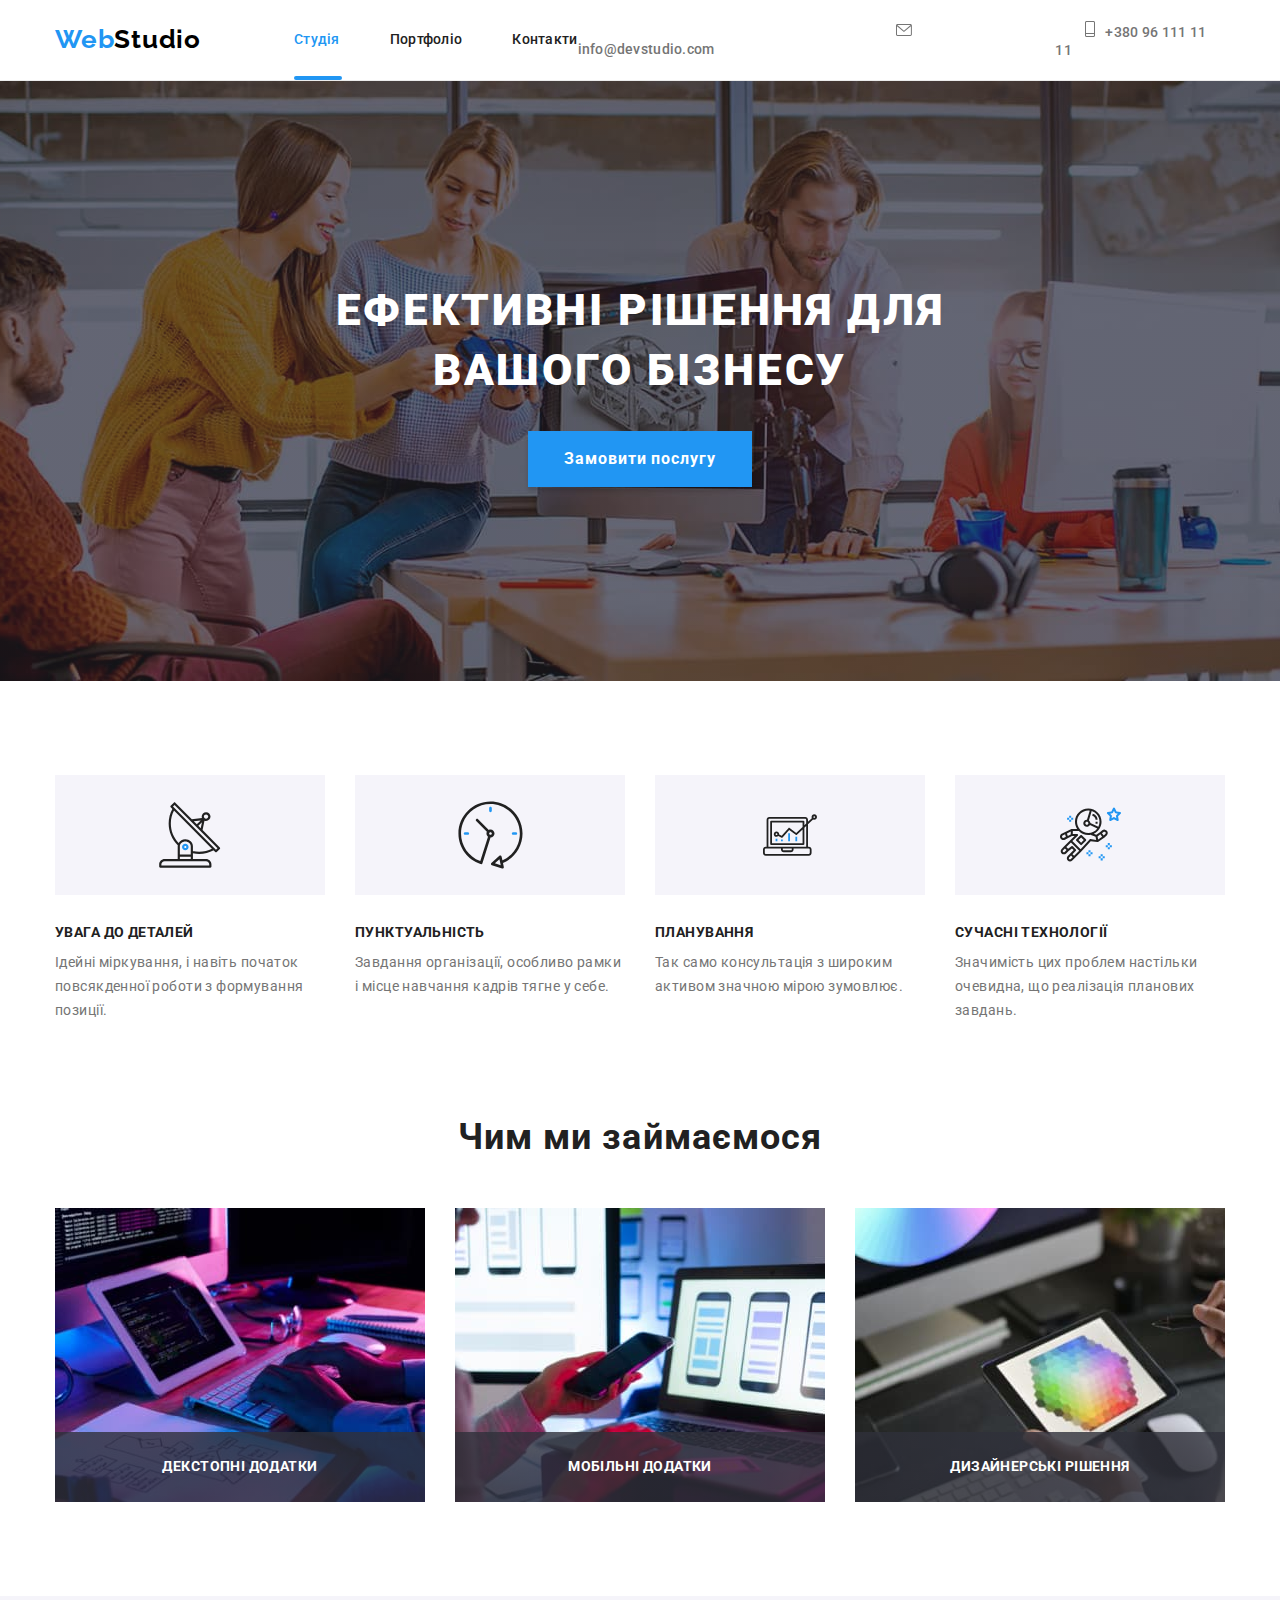
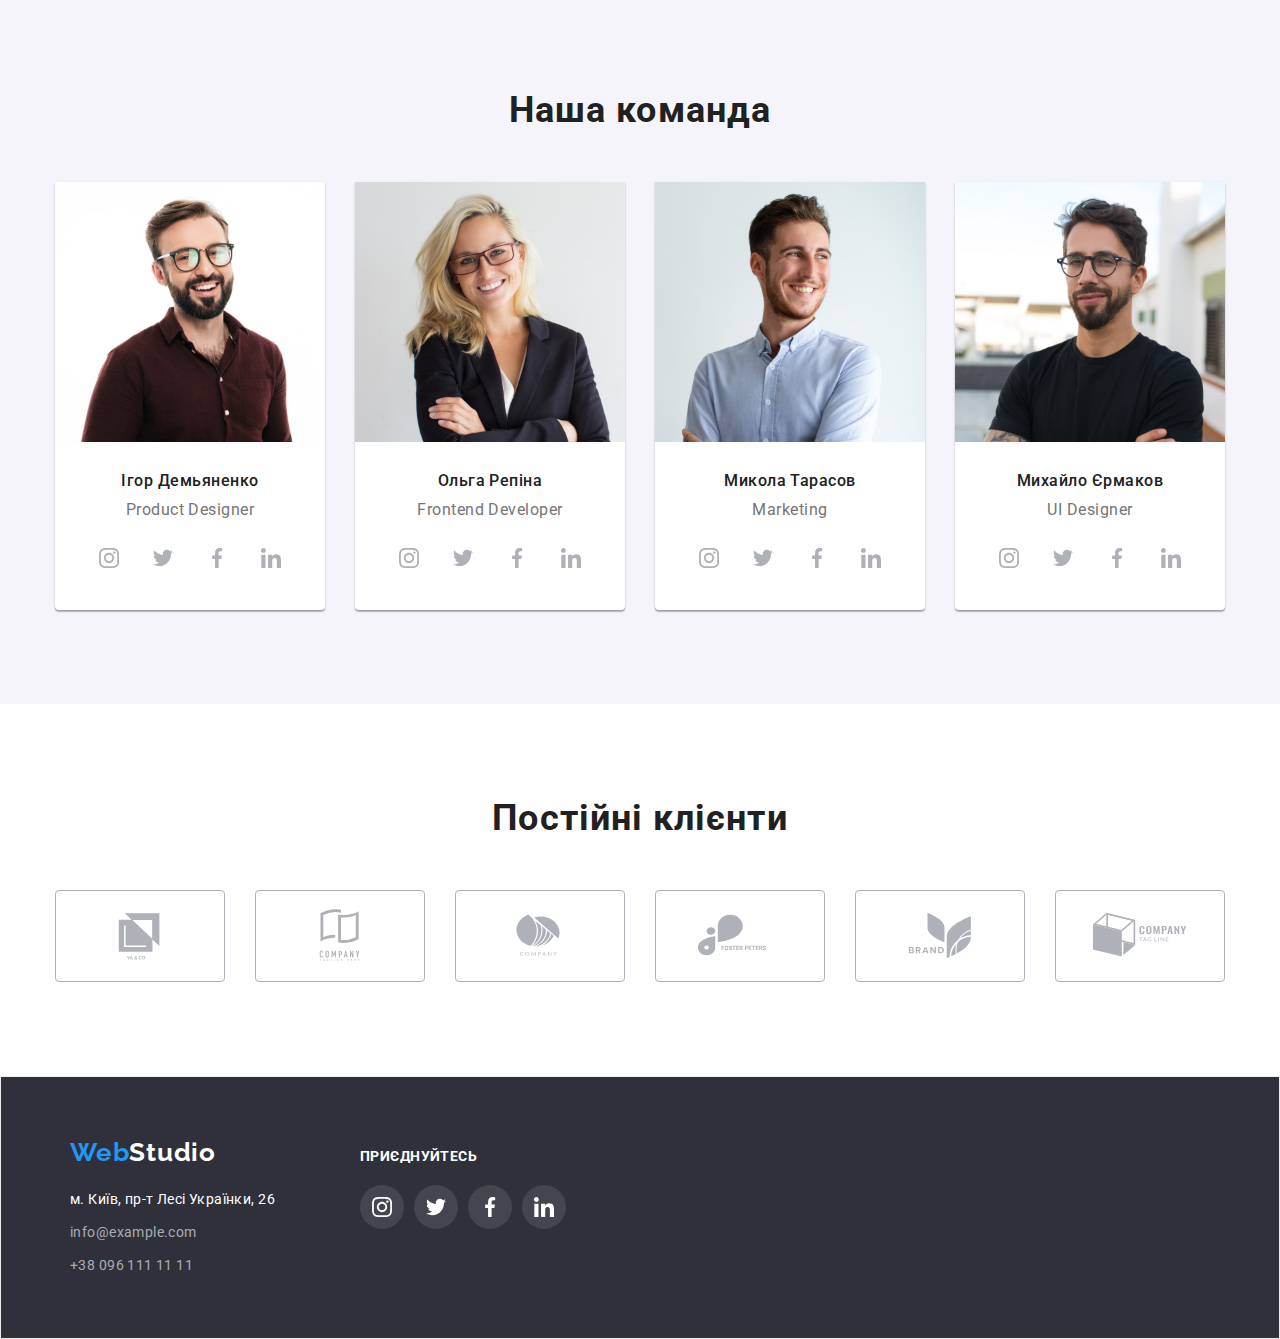
<file: index.html>
<!DOCTYPE html>
<html lang="uk">
<head>
    <meta charset="UTF-8">
    <meta http-equiv="X-UA-Compatible" content="IE=edge">
    <meta name="viewport" content="width=>, initial-scale=1.0">
    <title>WebStudio</title>
    <link rel="preconnect" href="https://fonts.googleapis.com">
<link rel="preconnect" href="https://fonts.gstatic.com" crossorigin>
<link href="https://fonts.googleapis.com/css2?family=Raleway:wght@700&family=Roboto:wght@400;500;700;900&display=swap" rel="stylesheet">
<link rel="stylesheet" href="https://cdnjs.cloudflare.com/ajax/libs/modern-normalize/1.1.0/modern-normalize.min.css" />
<link rel="stylesheet" href="./css/styles.css" />
    
</head>
<body>
    <header class="page-header"> 
<div class="container flex">
    <nav class="header-nav">
<a class="logo link" href="" target="_blank" title="Головна сторінка"><span class="logo-type">Web</span>Studio</a>
 <ul class="site-nav list">
     <li class="site-nav-item "><a class="element link current up-text" href="./index.html">Студія</a></li>
     <li class="site-nav-item"><a class="menu-link link" href="./portfolio.html">Портфоліо</a></li>
     <li><a class="menu-item link" href="./contacts.html">Контакти</a></li>
 </ul>
 </nav>
 <ul class="auth-nav flex list">
<li><a class="e-mail link" href="malito:info@devstudio.com"><svg class="email-icon" width="16px" height="12px"><use href="./images/icons.svg#icon-envelope"></use></svg>info@devstudio.com</a></li>
<li><a class="tel link" href="+380961111111"><svg class="tel-icon" width="10px" height="16px"><use href="./images/icons.svg#icon-tel"></use></svg>+380 96 111 11 11</a></li>
 </ul>
 </div>
</header>
<main> 
    <section class="hero section">
    <div class="container">
        <h1 class="hero-title">Ефективні рішення для <br>вашого бізнесу</h1>
    <button data-modal-open class="hero-btn list" type="button" > Замовити послугу</button>
    </div>
</section>
<section class="section">
    <div class="container">
    <h2 class="visually-hidden">Переваги</h2>
<ul class="benefits list">
    <li class="benefits-item">
        <div class="box-icon"> 
            <svg class="antenna-icon" width="65.32px" height="70px"><use href="./images/icons.svg#icon-antenna"></use></svg>
        </div>
        <h3 class="list-title">Увага до деталей</h3>
        <p class="list-item">Ідейні міркування, і навіть початок повсякденної роботи з формування позиції.</p>
    </li>
    <li class="benefits-item">
        <div class="box-icon">
            <svg class="clock-icon" width="67px" height="70px"><use href="./images/icons.svg#icon-clock"></use></svg>
        </div>
        <h3 class="list-title">Пунктуальність</h3> 
        <p  class="list-item">Завдання організації, особливо рамки і місце навчання кадрів тягне у себе.</p>
    </li>
    <li class="benefits-item">
        <div class="box-icon">
            <svg class="diagram-icon" width="70px" height="54px"><use href="./images/icons.svg#icon-diagram"></use></svg>
        </div>
        <h3 class="list-title">Планування</h3>
        <p  class="list-item">Так само консультація з широким активом значною мірою зумовлює.</p>
    </li>
    <li class="benefits-item"> 
        <div class="box-icon">
            <svg class="icon-astronaut" width="71px" height="61px" ><use href="./images/icons.svg#icon-astronaut"></use></svg>
        </div>
        <h3 class="list-title">Сучасні технології</h3>
        <p  class="list-item">Значимість цих проблем настільки очевидна, що реалізація планових завдань.</p>
    </li>
</ul>
    </div>
</section>
<section class="section padding">
    <div class="container">
    <h2 class="photo-title">Чим ми займаємося</h2>
    <ul class="photo list">
           <li class="photo-item"><img  width="370" src="images/image1.jpg" alt="Робочий стіл" height="294">
        <div class="photo-box"><p class="photo-text">ДЕКСТОПНІ ДОДАТКИ</p></div>
        </li>
           <li class="photo-item"><img  width="370" src="images/image2.jpg" alt="Робочий стіл" height="294">
        <div class="photo-box"><p class="photo-text">МОБІЛЬНІ ДОДАТКИ</p></div>
        </li> 
           <li class="photo-item"><img  width="370" src="images/image3.jpg" alt="Робочий стіл" height="294">
        <div class="photo-box"><p class="photo-text">ДИЗАЙНЕРСЬКІ РІШЕННЯ</p></div>
        </li>
    </ul>
    </div>
</section>
<section class="section workers">
    <div class="container ">
  <h2 class="section-title">Наша команда</h2>
  <ul class="workers list">
   <li class="team-item">
        <div class="team"><img src="images/worker1.jpg" alt="Наш працівник" width="270" height="260">
        <div class="about-workers"><h3 class="item-title">Ігор Демьяненко</h3>
        <p class="item-text">Product Designer</p>
        <ul class="workers-soc list">
            <li><a href="" class="worker-link link"><svg class="worker-icon" width="20px" height="20px">
                <use href="./images/icons.svg#icon-instagram"></use></svg></a></li>
            <li><a href="" class="worker-link link"> <svg class="worker-icon" width="20px" height="20px">
                <use href="./images/icons.svg#icon-twitter"></use></svg></a></li>
            <li><a href="" class="worker-link link"><svg class="worker-icon" width="20px" height="20px"><use href="./images/icons.svg#icon-facebook"></use></svg></a></li>
            <li><a href="" class="worker-link link"><svg class="worker-icon" width="20px" height="20px">
                <use href="./images/icons.svg#icon-linkedin"></use></svg></a></li>
        </ul>
    </div>
    </div>
    </li>
    <li class="team-item"><div class="team">
        <img src="images/worker2.jpg" alt="Наш працівник" width="270" height="260">
        <div class="about-workers"><h3 class="item-title">Ольга Репіна</h3>
        <p class="item-text">Frontend Developer</p>
         <ul class="workers-soc list ">
            <li><a href="" class="worker-link link"><svg class="worker-icon" width="20px" height="20px"><use href="./images/icons.svg#icon-instagram"></use></svg></a></li>
            <li><a href="" class="worker-link link"><svg class="worker-icon" width="20px" height="20px"><use href="./images/icons.svg#icon-twitter"></use></svg></a></li>
            <li><a href="" class="worker-link link"> <svg class="worker-icon" width="20px" height="20px">
                <use href="./images/icons.svg#icon-facebook"></use></svg></a></li>
            <li><a href="" class="worker-link link"><svg class="worker-icon" width="20px" height="20px"><use href="./images/icons.svg#icon-linkedin"></use></svg></a></li>
         </ul>
     </div>
    </div>
    </li>
    <li class="team-item"><div class="team">
        <img src="images/worker3.jpg" alt="Наш працівник" width="270" height="260">
       <div class="about-workers"><h3 class="item-title">Микола Тарасов</h3>
        <p class="item-text">Marketing</p>
        <ul class="workers-soc list">
            <li><a href="" class="worker-link link"><svg class="worker-icon" width="20px" height="20px">
                <use href="./images/icons.svg#icon-instagram"></use></svg></a></li>
            <li><a href="" class="worker-link link"> <svg class="worker-icon" width="20px" height="20px">
                <use href="./images/icons.svg#icon-twitter"></use></svg></a></li>
            <li><a href="" class="worker-link link"> <svg class="worker-icon" width="20px" height="20px">
                <use href="./images/icons.svg#icon-facebook"></use></svg></a></li>
            <li><a href=""  class="worker-link link"><svg class="worker-icon" width="20px" height="20px">
                <use href="./images/icons.svg#icon-linkedin"></use></svg></a></li>
        </ul>
      </div>
    </div>
    </li>
    <li class="team-item"><div class="team">
        <img src="images/worker4.jpg" alt="Наш працівник" width="270" height="260">
       <div class="about-workers"><h3 class="item-title">Михайло Єрмаков</h3>
        <p class="item-text">UI Designer</p>
        <ul class="workers-soc list">
            <li><a href="" class="worker-link link"><svg class="worker-icon" width="20px" height="20px">
                <use href="./images/icons.svg#icon-instagram"></use></svg></a></li>
            <li><a href="" class="worker-link link"> <svg class="worker-icon" width="20px" height="20px">
                <use href="./images/icons.svg#icon-twitter"></use></svg></a></li>
            <li><a href="" class="worker-link link"><svg class="worker-icon" width="20px" height="20px">
                <use href="./images/icons.svg#icon-facebook"></use></svg></a></li>
            <li><a href="" class="worker-link link"><svg class="worker-icon" width="20px" height="20px">
                <use href="./images/icons.svg#icon-linkedin"></use></svg></a></li>
        </ul>
     </div>
    </div>
    </li>
  </ul>
    </div>
</section>
<section class="section">
    <div class="container">
<h2 class="section-title">Постійні клієнти</h2>
<ul class="clients list">
    <li class="clients-box"><a class="clients-link" href=""><svg class="clients-icon" width="106px" height="60px"><use href="./images/icons.svg#icon-company1"></use></svg></a></li>
    <li class="clients-box"><a class="clients-link" href=""><svg class="clients-icon" width="106px" height="60px"><use href="./images/icons.svg#icon-company2"></use></svg></a></li>
    <li class="clients-box"><a class="clients-link" href=""><svg class="clients-icon" width="106px" height="60px"><use href="./images/icons.svg#icon-company3"></use></svg></a></li>
    <li class="clients-box"><a class="clients-link" href=""><svg class="clients-icon" width="106px" height="60px"><use href="./images/icons.svg#icon-company4"></use></svg></a></li>
    <li class="clients-box"><a class="clients-link" href=""><svg class="clients-icon" width="106px" height="60px"><use href="./images/icons.svg#icon-company5"></use></svg></a></li>
    <li class="clients-box"><a class="clients-link" href=""><svg class="clients-icon" width="106px" height="60px"><use href="./images/icons.svg#icon-company6"></use></svg></a></li>
</ul>
    </div>
</section>
</main>
<footer class="sidebar"><div class="footer-box flex container">
    <div class="container box">
       <a class="footer-logo link" href="" title="Головна сторінка" ><span class="logo-part">Web</span>Studio</a>
        <address >
        <ul class="list">
            <li><a class="adress link" href="https://bit.ly/3pXMvUd" target="_blank" rel="noopener noreferrer">м. Київ, пр-т
                    Лесі Українки, 26</a> </li>
            <li><a class=" e-mail-footer link" href="mailto:info@devstudio.com">info@example.com</a> </li>
            <li><a class="tel-footer link" href="tel:+380961111111">+38 096 111 11 11</a> </li>
        </ul>
        </address>
</div>
<div class="soc-box">
  <h3 class="footer-title">ПРИЄДНУЙТЕСЬ</h3>
  <ul class="footer-soc list link" >
    <li>
        <a href="" class="soc-link">
            <svg class="soc-icon" width="20px" height="20px">
                <use href="./images/icons.svg#icon-instagram"></use>
            </svg>
        </a>
    </li>
    <li>
        <a href="" class="soc-link">
            <svg class="soc-icon" width="20px" height="20px">
                <use href="./images/icons.svg#icon-twitter"></use>
            </svg>
        </a>
    </li>
    <li>
        <a href="" class="soc-link">
            <svg class="soc-icon" width="20px" height="20px">
                <use href="./images/icons.svg#icon-facebook"></use>
            </svg>
        </a>
    </li>
    <li>
        <a href="" class="soc-link">
            <svg class="soc-icon" width="20px" height="20px">
                <use href="./images/icons.svg#icon-linkedin"></use>
            </svg>
        </a>
    </li>
  </ul>
</div>
</div>
</footer>
    <div class="backdrop is-hidden" data-modal>
    <div class="modal">
        <button  type="button" class="close-btn" data-modal-close>
            <svg clase="close-icon" width="11px" height="11px">
                <use href="./images/icons.svg#icon-vector"></use>
            </svg>
        </button>
    </div>
</div>
<script src="./js/modal.js"></script>
</body>
</html>
</file>
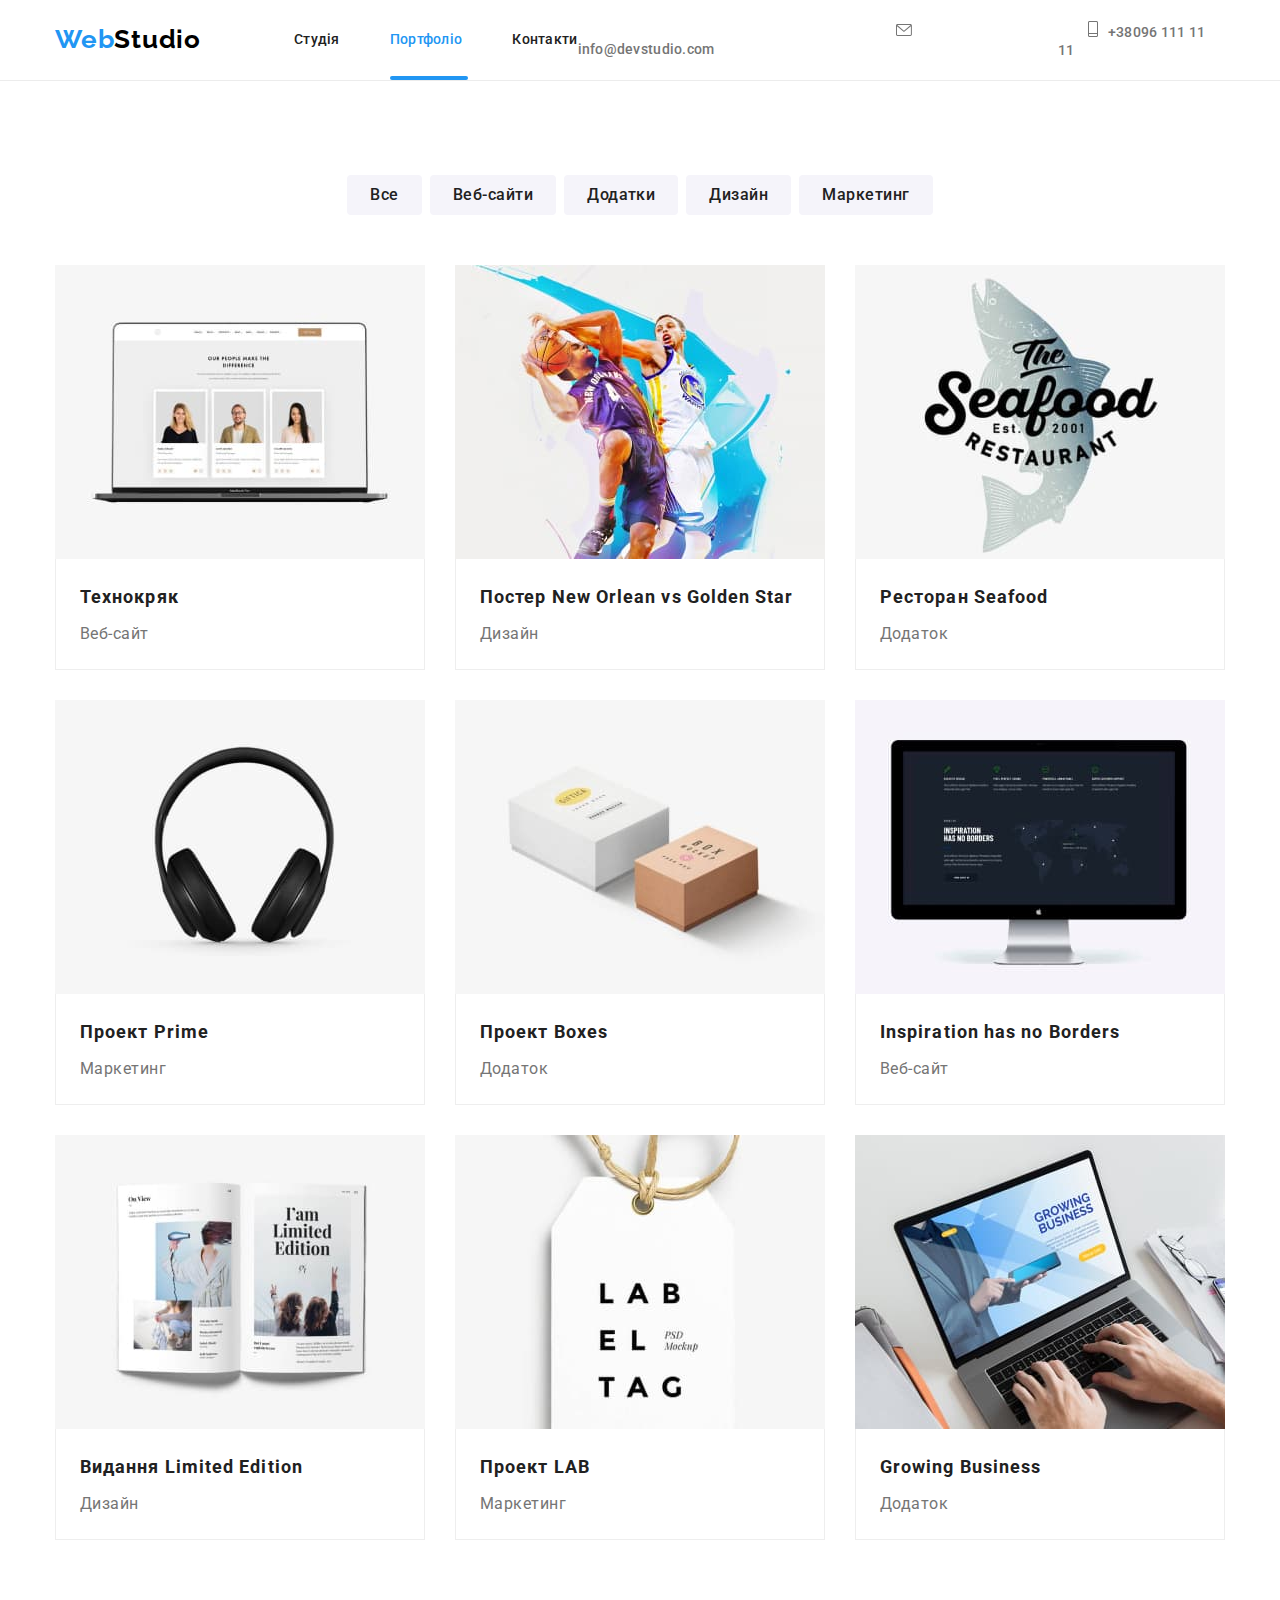
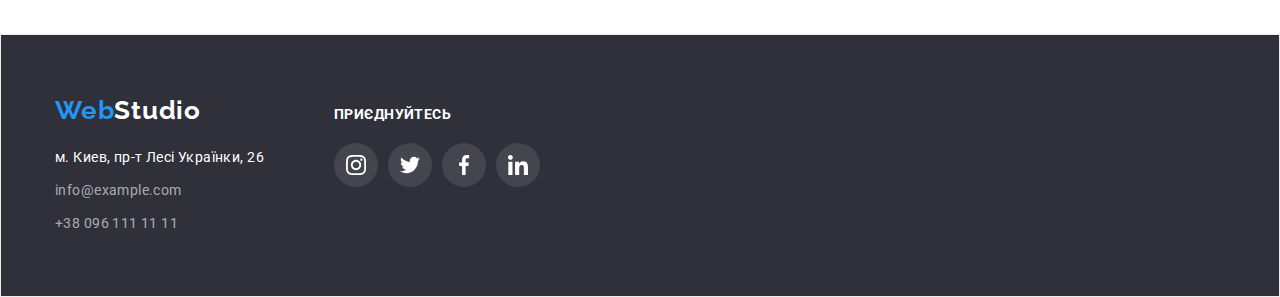
<file: portfolio.html>
<!DOCTYPE html>
<html lang="uk">

<head>
    <meta charset="UTF-8">
    <meta http-equiv="X-UA-Compatible" content="IE=edge">
    <meta name="viewport" content="width=>, initial-scale=1.0">
    <title>Portfolio</title>
    <link rel="preconnect" href="https://fonts.googleapis.com">
    <link rel="preconnect" href="https://fonts.gstatic.com" crossorigin>
    <link href="https://fonts.googleapis.com/css2?family=Raleway:wght@700&family=Roboto:wght@400;500;700;900&display=swap"
        rel="stylesheet">
     <link rel="stylesheet" href="https://cdnjs.cloudflare.com/ajax/libs/modern-normalize/1.1.0/modern-normalize.min.css">
    <link rel="stylesheet" href="./css/styles.css" />
    </head>

<body>
    <header class="page-header">
      <div class="container flex">
         <nav class="header-nav">
            <a class="logo link" href="" target="_blank" title="Головна сторінка"><span class="logo-type">Web</span>Studio</a>
            <ul class="site-nav list">
                <li class="site-nav-item"><a class="element link " href="./index.html">Студія</a></li>
                <li class="site-nav-item"><a class="menu-link link current under-text"  href="./portfolio.html" >Портфоліо</a></li>
                <li><a class="menu-item link" href="" >Контакти</a></li>
            </ul>
         </nav>
           <ul class="auth-nav flex list">
         <li><a class="e-mail  link" href="malito:info@devstudio.com"><svg class="email-icon" width="16px" height="12px">
            <use href="./images/icons.svg#icon-envelope"></use></svg>info@devstudio.com</a></li>
         <li><a class="tel  link" href="+380961111111"><svg class="tel-icon" width="10px" height="16px"><use href="./images/icons.svg#icon-tel"></use></svg>+38096 111 11 11</a></li>
           </ul>
       </div>
    </header>
<main>
    <section class="section">
      <div class="container">
        <h1 class="visually-hidden">Наші проекти</h1>
        <ul class="buttons  list">
            <li>
                <button class="button-item" type="button">Все</button>
            </li>
            <li>
                <button class="button-item" type="button">Веб-сайти</button>
            </li>
            <li>
                <button class="button-item" type="button">Додатки</button>
            </li>
            <li>
                <button class="button-item" type="button">Дизайн</button>
            </li>
            <li>
                <button class="button-item" type="button">Маркетинг</button>
            </li>
        </ul>
            <ul class="projects  list"> 
                <li class="project-item">
                    <div class="project-wrap">
                     <img class="image" src="./images/portfolio1.jpg" alt="Технокряк" width="370" height="404">
                        <p class="about-project">Ресурс пропонує комплексні пропозиції з різним рівнем функціоналу та сервісів. Все це
                            дозволить відвідувачу отримати вичерпні відомості про компанію чи приватну особу.</p>
                    </div>
                    <div class="flex-container"><h2 class="projects-title" >Технокряк</h2>
                    <p class="projects-text">Веб-сайт</p>
                   </div>
                </li>
                <li class="project-item">
                    <div class="project-wrap">
                      <img class="image" src="./images/portfolio2.jpg" alt="Дизайн" width="370" height="404">
                       <p class="about-project">Ресурс пропонує створення оригінального дизайну реклами, презентацій, постерів для бізнесу і приватних осіб.</p>
                    </div>
                   <div class="flex-container"> <h2 class="projects-title" >Постер New Orlean vs Golden Star</h2>
                    <p class="projects-text">Дизайн</p>
                   </div>
                 </li>
                <li class="project-item">
                    <div class="project-wrap">
                      <img class="image" src="./images/portfolio3.jpg" alt="Додаток" width="370" height="404">
                      <p class="about-project">Додаток дозволяє швидко і зручно замовити їжу на будь-який смак. Однією з найкращих функцій є перегляд в режимі офлайн, тому ви можете переглядати ресторани без з’єднання з Інтернетом.</p>
                    </div>
                   <div class="flex-container"><h2 class="projects-title" >Ресторан Seafood</h2>
                    <p class="projects-text">Додаток</p>
                   </div>
                </li>
                <li class="project-item">
                    <div class="project-wrap">
                      <img class="image" src="./images/portfolio4.jpg" alt="Маркетинг" width="370" height="404">
                       <p class="about-project">Головна перевага реклами на радіо - дешевизна і масовість, адже погодьтеся, майже всі слухають радіо.</p>
                    </div>
                   <div class="flex-container"><h2 class="projects-title" >Проект Prime</h2>
                   <p class="projects-text">Маркетинг</p>
                  </div>
                </li>
                <li class="project-item">
                    <div class="project-wrap">
                    <img class="image" src="./images/portfolio5.jpg" alt="Додаток" width="370" height="404">
                     <p class="about-project">Додаток дозволяє користувачам переглядати каталог товарів на своєму смартфоні, відображає різну корисну
                    інформацію, дозволяє викликати чат для спілкування з представником інтернет-магазину.</p>
                    </div>
                  <div class="flex-container"><h2 class="projects-title" >Проект Boxes</h2>
                    <p class="projects-text">Додаток</p>
                   </div>
                </li>
                <li class="project-item">
                    <div class="project-wrap">
                      <img class="image" src="./images/portfolio6.jpg" alt="Веб-сайт" width="370" height="404">
                      <p class="about-project">Це не просто вебсторінка, а захопливий онлайн-досвід та віртуальна капсула часу.</p>
                    </div>
                   <div class="flex-container"><h2 class="projects-title" >Inspiration has no Borders</h2>
                    <p class="projects-text">Веб-сайт</p>
                   </div>
                </li>
                <li class="project-item">
                    <div class="project-wrap">
                      <img class="image" src="./images/portfolio7.jpg" alt="Дизайн" width="370" height="404">
                      <p class="about-project">Журнал про гарні речі, інтер'єри, будинки, дизайнерів, архітекторів, події у світі промислового дизайну та архітектури.</p>
                    </div>
                  <div class="flex-container"><h2 class="projects-title" >Видання Limited Edition</h2>
                    <p class="projects-text">Дизайн</p>
                  </div>
                </li>
                <li class="project-item">
                    <div class="project-wrap">
                     <img class="image" src="./images/portfolio8.jpg" alt="Маркетинг" width="370" height="404">
                     <p class="about-project">Чи можна ввімкнути в собі креатив? А яку стратегію використав для цього знаменитого мультиплікатор Волт Дісней? Нові ідеї
                    - це те, що змушує цей світ дихати та стрімголов летіти вперед.</p>
                    </div>
                   <div class="flex-container"> <h2 class="projects-title" >Проект LAB</h2>
                    <p class="projects-text">Маркетинг</p>
                   </div>
                </li>
                <li class="project-item"> 
                    <div class="project-wrap">
                      <img class="image" src="./images/portfolio9.jpg" alt="Додаток" width="370" height="404">
                      <p class="about-project">Ресурс підтримує всю команду на зв’язку та зосереджує на щоденній роботі. В додатку можна встановити дедлайни, намітити всі
                    етапи різних проектів і відстежувати реалізацію в одному місці.</p>
                    </div>
                 <div class="flex-container"> <h2 class="projects-title" >Growing Business</h2>
                    <p class="projects-text">Додаток</p>
                   </div>
                </li>
            </ul>
      </div>
    </section>
</main>
<footer class="sidebar"><div class="footer-box flex container">
    <div class=" box">
       <a class="footer-logo  link"  href="" target="_blank" title="Головна сторінка"><span class="logo-part">Web</span>Studio</a>
     <address>
        <ul class=" basement list  link">
            <li><a class="adress link" href="https://bit.ly/3pXMvUd" target="_blank" rel="noopener noreferrer">м. Киев, пр-т
                    Лесі Українки, 26</a> </li>
            <li><a class=" e-mail-footer link" href="mailto:info@devstudio.com">info@example.com</a> </li>
            <li><a class="tel-footer link" href="tel:+380961111111">+38 096 111 11 11</a> </li>
        </ul>
     </address>
    </div>
    <div class="soc-box">
        <h3 class="footer-title">ПРИЄДНУЙТЕСЬ</h3>
        <ul class="footer-soc list link">
            <li>
                <a href="" class="soc-link">
                    <svg class="soc-icon" width="20px" height="20px">
                        <use href="./images/icons.svg#icon-instagram"></use>
                    </svg>
                </a>
            </li>
            <li>
                <a href="" class="soc-link">
                    <svg class="soc-icon" width="20px" height="20px">
                        <use href="./images/icons.svg#icon-twitter"></use>
                    </svg>
                </a>
            </li>
            <li>
                <a href="" class="soc-link">
                    <svg class="soc-icon" width="20px" height="20px">
                        <use href="./images/icons.svg#icon-facebook"></use>
                    </svg>
                </a>
            </li>
            <li>
                <a href="" class="soc-link">
                    <svg class="soc-icon" width="20px" height="20px">
                        <use href="./images/icons.svg#icon-linkedin"></use>
                    </svg>
                </a>
            </li>
        </ul>
    </div>
    </div>
</footer>
</body>
</html>
</file>
<file: css/styles.css>
:root {
    --first-title-color:#212121;
    --second-title-color: #FFFFFF;;
    --first-text-color: #757575;
    --second-text-color:rgba(255, 255, 255, 0.6);
    --first-btn-color: #212121;
    --second-btn-color: #FFFFFF;
    --accent-color: #2196F3;
    --first-background-color:#F5F4FA;
    --second-background-color:#2F303A;
    --card-set-gap: 30px;
    --soc-icon-color:#AFB1B8;
    --timing-function:cubic-bezier(0.4, 0, 0.2, 1);
}

p,
h1,
h2,
h3,
h4,
h5,
h6 {
    margin: 0;
}

ul {
    margin: 0;
    padding-left: 0;
}

body {
font-family: 'Roboto', sans-serif;
color:var(--first-text-color) ;
}  

img {
    display: block;
    max-width: 100%;
    height: auto;
}
 
.list {
    list-style: none;
}

.link {
    text-decoration: none;
}

.visually-hidden {
    position: absolute;
    width: 1px;
    height: 1px;
    margin: -1px;
    border: 0;
    padding: 0;
    white-space: nowrap;
    clip-path: inset(100%);
    clip: rect(0 0 0 0);
    overflow: hidden;
}

.container {
    max-width: 1200px;
    margin-right: auto;
    margin-left: auto;
    padding-right: 15px;
    padding-left: 15px;
}
 
.section {
    padding-top: 94px;
    padding-bottom: 94px;
}

.page-header {
    align-items: center;
    border-bottom: 1px solid #ECECEC;
}

.logo-type {
    font-family: 'Raleway' , sans-serif;
    font-weight: 700;
    font-size: 26px;
    line-height: 1.2;
    letter-spacing: 0.03em;
    color: var(--accent-color);

    margin-top: 24px;
    margin-bottom: 25px;
    width: 45px;
}
 
.logo {
    font-family: 'Raleway', sans-serif;
    font-weight: 700;
    font-size: 26px;
    line-height: 1.2;
    letter-spacing: 0.03em;
    color: #000000;

    margin-right: 93px;
}

.site-nav-item {
    margin-right: 50px;
    position: relative;
    transition: color 250ms var(--timing-function);
}

.menu-link, .element {
    font-weight: 500;
    font-size: 14px;
    line-height: 1.14;
    letter-spacing: 0.02em;
    color: var(--first-title-color);

    padding-top: 32px;
    padding-bottom: 32px;
    display: block;
} 

.menu-item {
    font-weight: 500;
    font-size: 14px;
    line-height: 1.14;
    letter-spacing: 0.02em;
    color: var(--first-title-color);
    
    padding-top: 32px;
    padding-bottom: 32px;
    display: block;

    transition: color 250ms var(--timing-function);
}
   
.up-text::after{
    content: '';
    display: block;
    width: 48px;
    height: 4px;
    background-color: var(--accent-color);
    border-radius: 2px;

    position: absolute;
    left: 0;
    bottom: 0;
}

.under-text::after {
    content: '';
    display: block;
    width: 78px;
    height: 4px;
    background-color: var(--accent-color);
    border-radius: 2px;

    position: absolute;
    left: 0;
    bottom: 0;
}

.flex, .header-nav {
   display: flex;
   align-items: center;
}

.tel {
    padding-top: 32px;
    padding-bottom: 32px;
    margin-left: 30px;
    transition: color 250ms var(--timing-function);
}

.e-mail {
    margin-left: 318px;
    padding-top: 32px;
    padding-bottom: 32px;
    transition: color 250ms var(--timing-function);
}

.email-icon, .tel-icon {
    fill: currentColor;
    margin-right: 10px;
    background-position: center;
    background-size: contain;
    transition: color 250ms var(--timing-function);
}

.element:hover,  .menu-link:hover, .menu-item:hover, .tel:hover, .e-mail:hover, .adress:hover, .button-item:hover, .e-mail-footer:hover,
.tel-footer:hover, .email-icon:hover, .tel-icon:hover {
    color: var(--accent-color);
}

.current {
    color: var(--accent-color);
}

.hero-btn:hover, .hero-btn:focus{
    background-color: #188CE8;
    color: var(--second-btn-color);
}

.element:focus,
.menu-link:focus, .menu-item:focus,
.tel:focus,
.e-mail:focus,
.adress:focus,
.e-mail-footer:focus, .tel-footer:focus, .email-icon:focus, .tel-icon:focus
{
    color: var(--accent-color);
}

.tel, .e-mail {
   font-style: normal;
   font-weight: 500;
   font-size: 14px;
   line-height: 1.14;
   letter-spacing: 0.02em;
   color: var(--first-text-color);
}

.hero {
    text-align: center;
    align-items: center;
    padding-top: 200px;
    padding-bottom: 200px;

    max-width: 1600px;
    height: 600px;
    margin-right: auto;
    margin-left: auto;

    background-color: rgba(47, 48, 58, 0.4);
    background-image: linear-gradient(rgba(47, 48, 58, 0.4), rgba(47, 48, 58, 0.4)), 
     url(../images/hero-image.jpg);
    max-width: 1600px;
    height: 600px;
    background-repeat: no-repeat;
    block-size: cover;
    background-position: center;
}

.hero-title { 
    font-weight: 900;
    font-size: 44px;
    line-height: 1.36;
    letter-spacing: 0.06em;
    text-transform: uppercase;
    color: var(--second-title-color);

    margin-top: 0;
    margin-bottom: 30px;
    margin-right: 0;
}

.hero-btn {
    font-family: inherit;
    background: var(--accent-color);
    font-weight: 700;
    font-size: 16px;
    line-height: 1.8;
    color: var(--second-btn-color);
    cursor: pointer;
    letter-spacing: 0.06em;

   border: 4px solid transparent;
   padding: 10px 32px;
   display: inline-block;
   min-width: 216px;
   min-height: 50px;
   box-shadow: 0px 4px 4px rgba(0, 0, 0, 0.15);

    transition:background-color, color 250ms var(--timing-function);
}   

.box-icon {
    width: 270px;
    height: 120px;
    background-color: var(--first-background-color);
    margin-bottom: 30px;
    display: flex;
    justify-content: center;
    align-items: center;
}

.list-title {
    font-weight: 700;
    font-size: 14px;
    line-height: 1.14;
    letter-spacing: 0.03em;
    text-transform: uppercase;
    color: var(--first-title-color);

    margin-bottom: 10px;
}

.list-item {
    font-size: 14px;
    line-height: 1.71;
    letter-spacing: 0.03em;
}

.photo-title, .section-title {
    font-weight: 700;
    font-size: 36px;
    line-height: 1.16;
    letter-spacing: 0.03em;
    color: var(--first-title-color);

    margin-bottom: 50px;
    text-align: center;
} 

.photo-item {
    position: relative;
}

.photo-text {
    font-weight: 700;
    font-size: 14px;
    line-height: 1.14;
    text-align: center;
    letter-spacing: 0.03em;
    text-transform: uppercase;
    color: var(--second-title-color);
}
 
.photo-box {
    background-color: #2F303A;
    background: linear-gradient(rgba(47, 48, 58, 0.8), rgba(47, 48, 58, 0.8));
    width: 370px;
    height: 70px;
    
    display: flex;
    align-items: center;
    justify-content: center;

    position: absolute;
    bottom: 0;
    left: 0;
}

.padding {
    padding-top: 0;
}

.benefits, .photo, .workers, .site-nav{
    display: flex;
}

.benefits-item {
    margin-right: 30px;
}
 
.photo {
    gap: 30px;
}

.team {
  width: 270px;
  background-color: var(--second-title-color);  
  box-shadow: 0px 1px 3px rgba(0, 0, 0, 0.12), 0px 1px 1px rgba(0, 0, 0, 0.14), 0px 2px 1px rgba(0, 0, 0, 0.2);
  border-radius: 0px 0px 4px 4px;
}

.item-title {
    font-weight: 500;
    font-size: 16px;
    line-height: 1.18;
    letter-spacing: 0.03em;
    text-align: center;
    color: var(--first-title-color);

    margin-bottom: 10px;
}

.item-text {
    font-size: 16px;
   line-height: 1.18;
   letter-spacing: 0.03em;
   text-align: center;
   color: var(--first-text-color);
}

.about-workers {
    padding-top: 30px;
    padding-bottom: 30px;
}

.workers {
    background-color: var(--first-background-color);
    gap: 30px;
}

.workers-soc {
 display: flex;
 justify-content: center;
 gap: 10px;

 margin-top: 16px;
}

.worker-link {
    width: 44px;
    height: 44px;
    border-radius: 50%;
    display: flex;
    justify-content: center;
    align-items: center;

    transition: background-color 250ms var(--timing-function);
}

.worker-link:hover, .worker-link:focus{
    background-color: var(--accent-color)
}

.worker-link:hover .worker-icon, .worker-link:focus .worker-icon {
    fill: var(--second-title-color);
}

.worker-icon {
    fill: var(--soc-icon-color);
    transition: fill 250ms var(--timing-function);
}

.clients {
    display: flex;
    gap: 30px;
}

.clients-link {
    width: 170px;
    height: 92px;
    border: 1px solid #AFB1B8;
    border-radius: 4px;
    display: flex;
    justify-content: center;
    align-items: center;

    transition: background-color, border 250ms var(--timing-function);
}

.clients-icon {
    fill: var(--soc-icon-color);
    transition: fill 250ms var(--timing-function);
}  

.clients-link:hover, .clients-link:focus {
    border: 1px solid  var(--accent-color);
    background-color: #fff;
}

.clients-link:hover .clients-icon,
.clients-link:focus .clients-icon {
    fill: var(--accent-color);
}

.sidebar {
    background: #2F303A;
    border: 1px solid #ECECEC;
    align-items: center;

    padding-top: 60px;
    padding-bottom: 60px;
}

.footer-logo {
    font-family: 'Raleway', sans-serif;
    font-weight: 700;
    font-size: 26px;
    line-height: 1.2;
    letter-spacing: 0.03em;
    color: var(--second-title-color);
}

.e-mail-footer,
.tel-footer {
    font-style: normal;
    font-size: 14px;
    line-height: 1.71;
    letter-spacing: 0.03em;
    color: rgba(255, 255, 255, 0.6);

    display: block;
    min-height: 21px;

    transition: color 250ms var(--timing-function);
}

.logo-part {
    color: var(--accent-color);
}

.e-mail-footer {
    margin-bottom: 9px;
}

.adress {
    font-style: normal;
    font-size: 14px;
    line-height: 1.71;
    letter-spacing: 0.03em;
    color: var(--second-title-color);

    display: block;
    min-height: 21px;
    margin-top: 20px;
    margin-bottom: 9px;

    transition: color 250ms var(--timing-function);
}

.footer-title {
    font-weight: 700;
    font-size: 14px;
    line-height: 1.14;
    letter-spacing: 0.03em;
    text-transform: uppercase;
    color: var(--second-title-color);

    margin-bottom: 20px;
}

.footer-soc {
    display: flex;
    gap: 10px;
}
  
.soc-link {
    width: 44px;
    height: 44px;
    border-radius: 50%;
    display: flex;
    justify-content: center;
    align-items: center;

    background-color: rgba(255, 255, 255, 0.1);

    transition: background-color 250ms var(--timing-function);
}

.soc-icon {
 fill: var(--second-title-color);
 transition: fill 250ms var(--timing-function);
}

.soc-link:hover, .soc-link:focus {
    background-color: var(--accent-color);
}

.box {
    margin-left: 0;
    margin-right: 0;
}  

.soc-box {
    margin-left: 70px;
}

.footer-box {
    display: flex;
    align-items: baseline;
}

.buttons {
    margin-bottom: 50px;
    display: flex;
    justify-content: center;
    gap: 8px;
}

.button-item {
    font-family: inherit;
    cursor: pointer;
    font-weight: 500;
    font-size: 16px;
    line-height: 1.62;
    text-align: center;
    letter-spacing: 0.03em;
    color: var(--first-btn-color);
    background-color: var(--first-background-color);

    border: 1px solid transparent;
    border-radius: 4px;
    padding: 6px 22px;
    min-height: 38px;

    transition: background-color, color, box-shadow 250ms var(--timing-function);
}

.button-item:focus, .button-item:hover {
    color: var(--second-btn-color);
    background-color: var(--accent-color);
    box-shadow: 0px 3px 1px rgba(0, 0, 0, 0.1), 0px 1px 2px rgba(0, 0, 0, 0.08), 0px 2px 2px rgba(0, 0, 0, 0.12);
}

.projects {
    display: flex;
    flex-wrap: wrap;
    row-gap: 30px;
    column-gap: 30px;
}

.projects li{
    flex-basis: calc((100% - 2*30px) / 3);
}
  
.project-wrap {
    position: relative;
    overflow: hidden;
}

.about-project {
    font-size: 18px;
    line-height: 1.55;
    letter-spacing: 0.03em;
    color: var(--second-title-color);

    background-color: var(--accent-color);
    background: linear-gradient(rgba(33, 150, 243, 0.9), rgba(33, 150, 243, 0.9));
    padding: 63px 24px 63px 24px;
    width: 100%;
    height: 100%;

    position: absolute;
    top: 0;
    left: 0;
    transform: translateY(100%);
    transition: transform 250ms var(--timing-function);
}
 
.project-item:hover .about-project{
    transform: translate(0%);
}

.flex-container {
    width: 370px;
    background: #FFFFFF;
    border: 1px solid #EEEEEE;
    border-top: none;

    padding-top: 20px;
    padding-bottom: 20px;
    padding-left: 24px;
}

.projects-title {
    font-weight: 700;
    font-size: 18px;
    line-height: 2.0;
    letter-spacing: 0.06em;
    color: var(--first-title-color);

    margin-bottom: 4px;
}

.projects-text {
 font-size: 16px;
 line-height: 1.87;
 letter-spacing: 0.03em;
 color: var(--first-text-color);
}

.project-item:hover, .project-item:focus {
    box-shadow: 0px 1px 1px rgba(0, 0, 0, 0.12), 0px 4px 4px rgba(0, 0, 0, 0.06), 1px 4px 6px rgba(0, 0, 0, 0.16);
}

.is-hidden {
    opacity: 0;
    visibility: hidden;
    pointer-events: none;
}

.backdrop {
    width: 100%;
    height: 100%;
    background-color:  rgba(0, 0, 0, 0.2);

    position: fixed;
    top: 0;
    transition: opacity 300ms var(--timing-function),visibility 300ms var(--timing-function) ;
}
  
.modal{
    width: 528px;
    min-height: 581px;
    background-color: var(--second-title-color);
    border-radius: 4px;
    box-shadow: 0px 1px 3px rgba(0, 0, 0, 0.12), 0px 1px 1px rgba(0, 0, 0, 0.14), 0px 2px 1px rgba(0, 0, 0, 0.2);
     
    position: absolute;
    top: 50%;
    left: 50%;
    transform: translate(-50%,-50%);
    transition: transform 250ms var(--timing-function);
}

.close-btn{
    position: absolute;
    top: 8px;
    right: 8px;
    width: 30px;
    height: 30px;
    padding: 0;
    background-color: #FFFFFF;
    border: 1px solid rgba(0, 0, 0, 0.1);
    border-radius: 50%;
    display: flex;
    align-items: center;
    justify-content: center;
}

.close-icon{
 fill: black;
}
</file>
